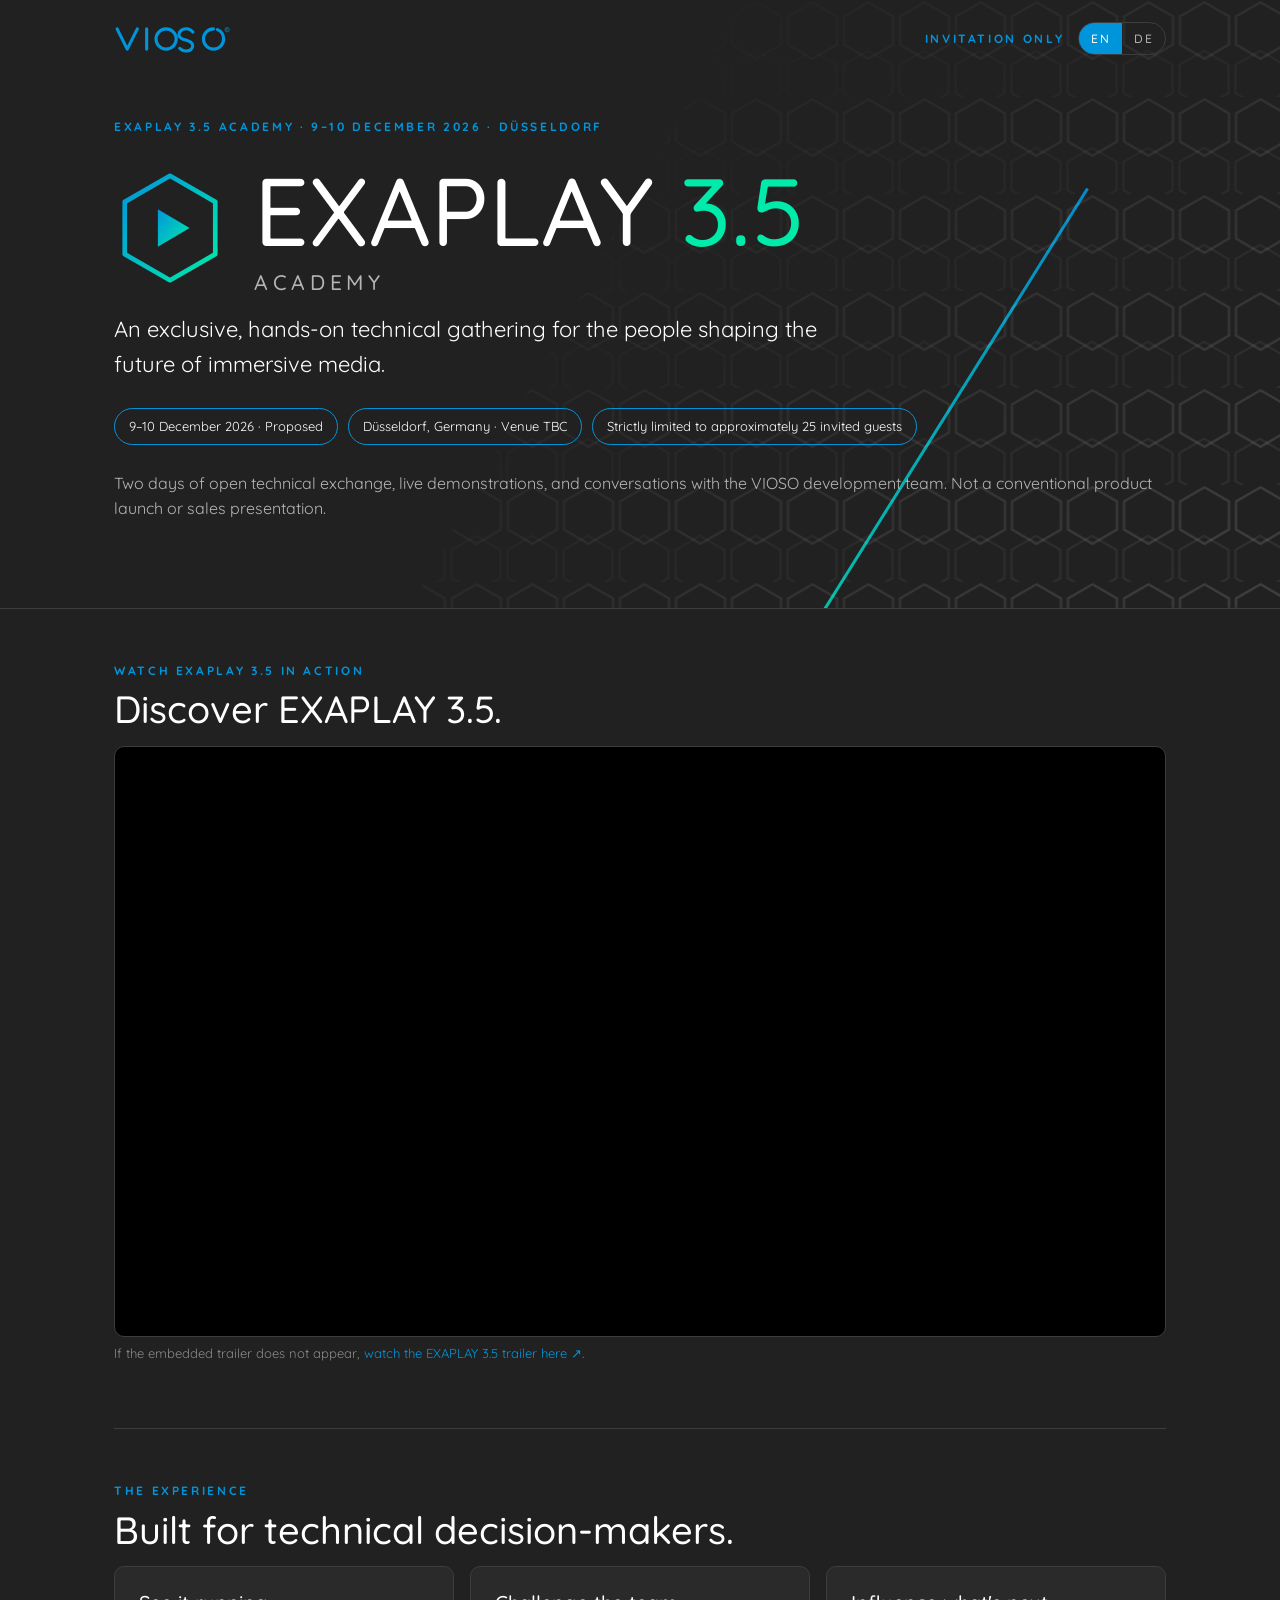
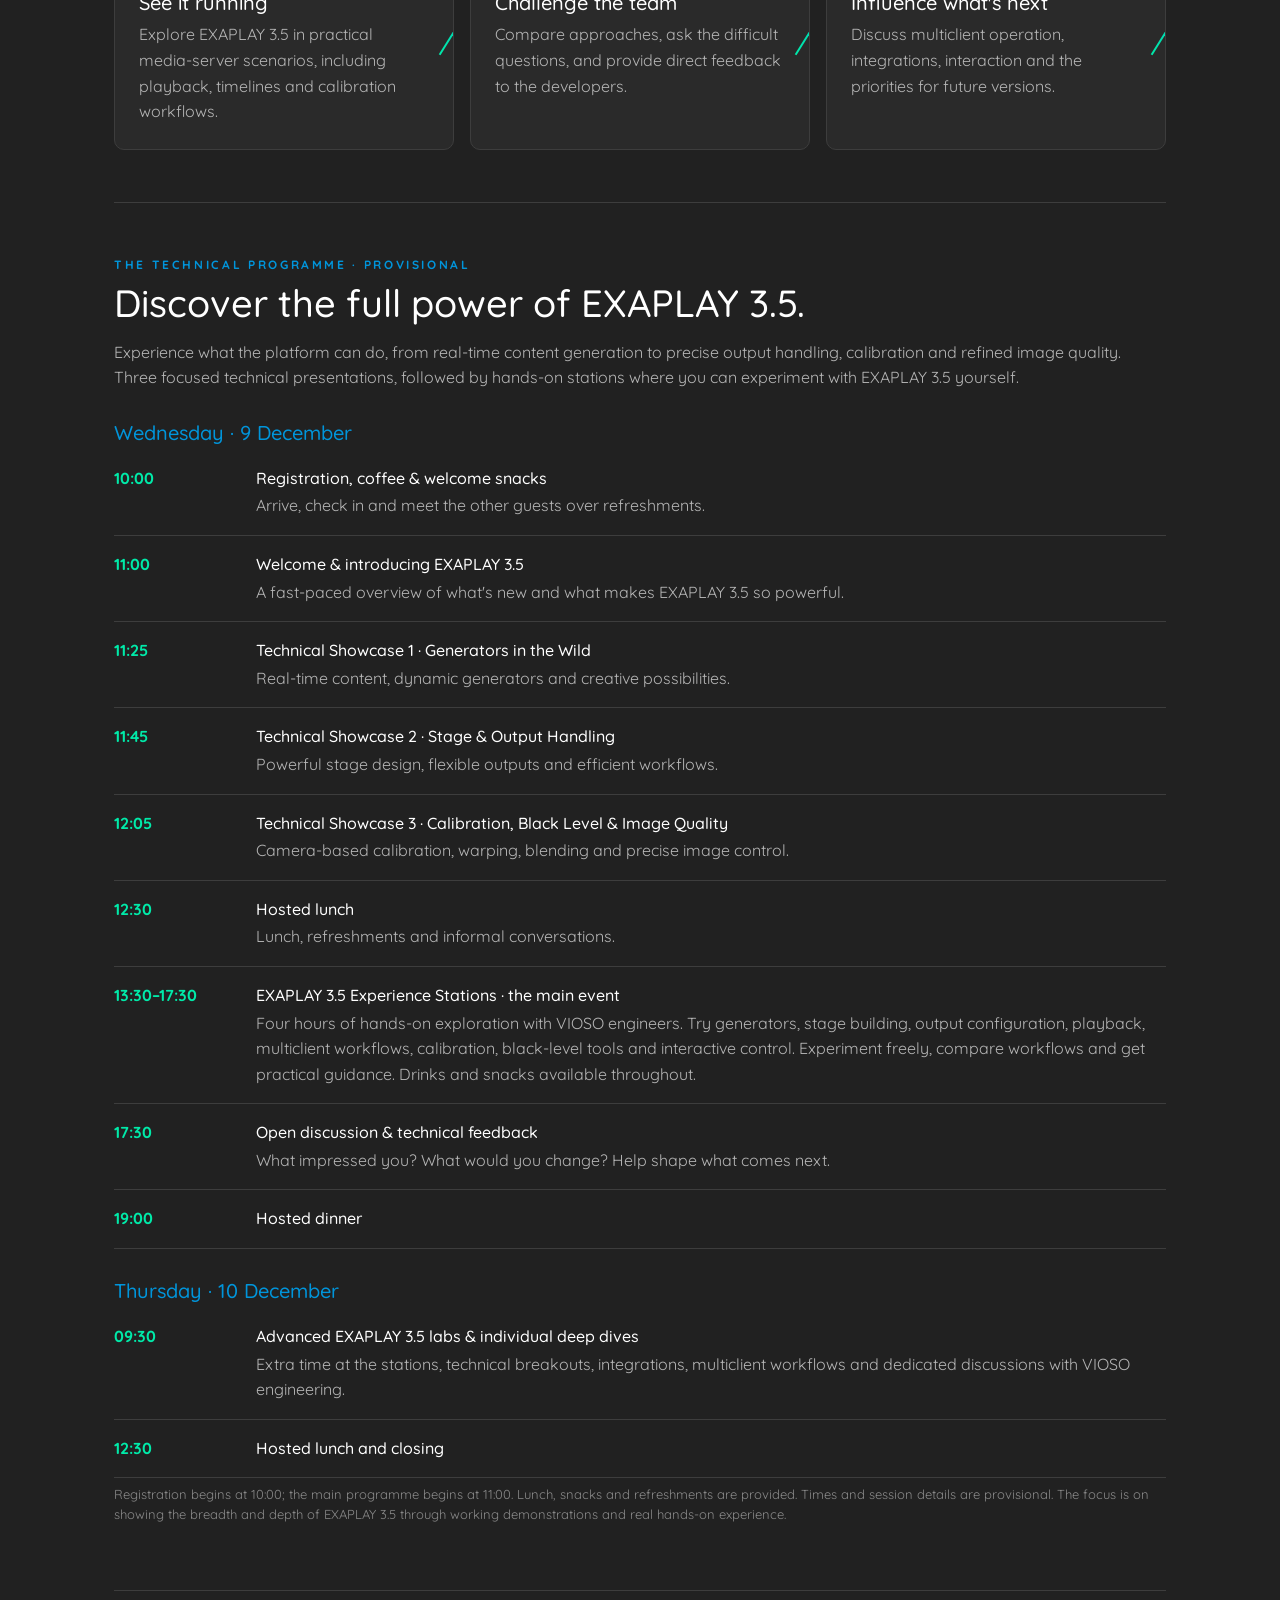
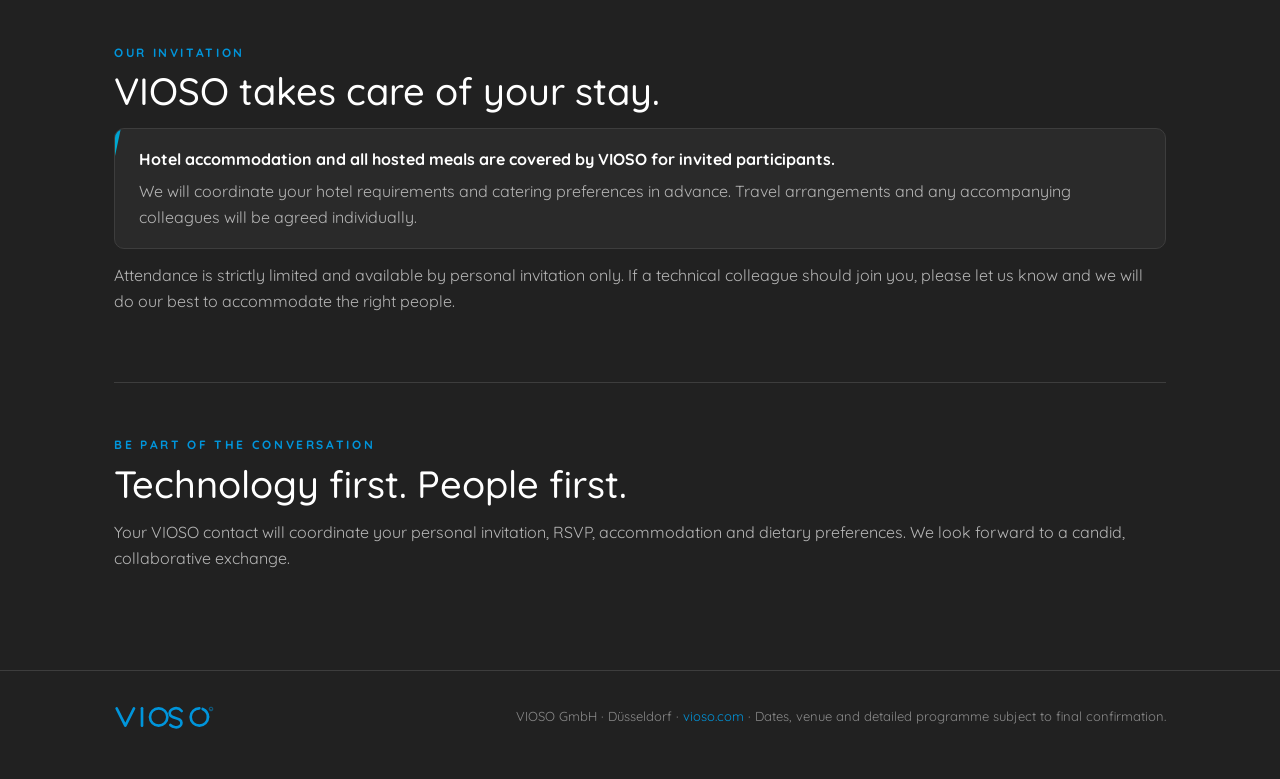
<file: event.html>
<!doctype html><html lang="en" data-lang="en"><head><meta charset="utf-8"><meta name="viewport" content="width=device-width,initial-scale=1"><title>EXAPLAY 3.5 Academy · VIOSO</title>
<meta name="description" content="EXAPLAY 3.5 Academy – an invitation-only, hands-on technical gathering hosted by VIOSO in Düsseldorf, 9–10 December 2026.">
<link rel="icon" type="image/svg+xml" href="/static/favicon.svg">
<link rel="preconnect" href="https://fonts.googleapis.com"><link rel="preconnect" href="https://fonts.gstatic.com" crossorigin>
<link rel="stylesheet" href="https://fonts.googleapis.com/css2?family=Quicksand:wght@400;500;700&display=swap">
<link rel="stylesheet" href="/static/vioso.css">
<style>
.inner{max-width:1100px;margin:auto;padding:0 24px}
.topbar{display:flex;align-items:center;justify-content:space-between;gap:16px;padding:22px 0}
.topbar .vioso-wordmark{font-size:28px}
header{background:var(--vioso-bg);border-bottom:1px solid var(--vioso-line)}
.hero{padding:40px 0 70px}
.product-brand{display:flex;align-items:center;gap:28px;margin:26px 0 10px}
.product-brand img{width:112px;height:112px;flex:none}
h1{font-size:clamp(44px,8vw,96px);line-height:1;margin:0}
h1 small{display:block;font-size:.22em;letter-spacing:.22em;color:var(--vioso-muted);font-weight:500;margin-top:14px}
.lead{font-size:22px;max-width:730px;color:var(--vioso-text);margin:18px 0 0}
.tags{display:flex;gap:10px;flex-wrap:wrap;margin:26px 0}
.tag{border:1px solid var(--vioso-blue);padding:7px 14px;border-radius:30px;font-size:13px;color:var(--vioso-text)}
.section{padding:52px 0;border-bottom:1px solid var(--vioso-line)}
.section:last-of-type{border-bottom:0}
.section h2{margin:8px 0 14px}
.grid{display:grid;grid-template-columns:repeat(3,1fr);gap:16px;margin-top:10px}
.card{padding:24px;position:relative;overflow:hidden}
.card::after{content:"";position:absolute;right:-30px;top:-60px;width:2px;height:160px;background:var(--vioso-gradient);transform:rotate(32deg)}
.card p{margin-bottom:0}
.trailer{position:relative;aspect-ratio:16/9;background:#000;border:1px solid var(--vioso-line);border-radius:var(--radius);overflow:hidden}
.day{margin:30px 0 6px;color:var(--vioso-blue)}
.agenda{display:grid;grid-template-columns:130px 1fr;gap:12px;padding:16px 0;border-bottom:1px solid var(--vioso-line)}
.agenda p{margin:2px 0 0}
.agenda strong{font-weight:500;color:var(--vioso-text)}
.time{color:var(--vioso-green);font-weight:700}
.note{padding:18px 24px;background:var(--vioso-bg-2);border:1px solid var(--vioso-line);border-radius:var(--radius);position:relative;overflow:hidden;margin:14px 0}
.note::before{content:"";position:absolute;left:-14px;top:-20px;bottom:-20px;width:7px;background:var(--vioso-gradient);transform:rotate(12deg)}
.note p{margin-bottom:0}
footer{padding:34px 0 50px;border-top:1px solid var(--vioso-line);margin-top:30px}
footer .row{display:flex;flex-wrap:wrap;gap:16px;justify-content:space-between;align-items:center}
footer .vioso-wordmark{font-size:24px}
@media(max-width:750px){.grid{grid-template-columns:1fr}.agenda{grid-template-columns:1fr;gap:2px}}
@media(max-width:600px){.product-brand{align-items:flex-start;gap:15px}.product-brand img{width:64px;height:64px}h1{font-size:48px}}
html[data-lang="en"] [lang="de"]{display:none}html[data-lang="de"] [lang="en"]{display:none}
.langswitch{display:inline-flex;border:1px solid var(--vioso-line);border-radius:30px;overflow:hidden}
.langswitch button{border:0;border-radius:0;padding:6px 12px;font-size:12px;letter-spacing:.12em;color:var(--vioso-muted);background:transparent}
.langswitch button[aria-pressed="true"]{background:var(--vioso-blue);color:#fff}
.topright{display:flex;align-items:center;gap:14px}
</style></head><body>
<header class="ray hex"><div class="inner"><div class="topbar"><a class="vioso-wordmark" href="https://www.vioso.com/" target="_blank" rel="noopener noreferrer" aria-label="VIOSO website"><svg viewBox="0 0 300 72" aria-hidden="true"><g fill="none" stroke="currentColor" stroke-width="8" stroke-linecap="round" stroke-linejoin="round"><path d="M8 10 34 62 60 10"/><path d="M84 10v52"/><circle cx="134" cy="36" r="26"/><path d="M203 18c-6-7-16-10-25-7-9 3-13 11-10 18 4 9 20 9 29 15 7 5 7 14 1 19-7 6-21 5-29-3"/><path d="M256 10a26 26 0 1 0 26 26"/><path d="M266 12a26 26 0 0 1 16 24"/></g><circle cx="291" cy="12" r="5.5" fill="none" stroke="currentColor" stroke-width="1.6"/><text x="291" y="14.6" font-family="Arial,sans-serif" font-size="7" text-anchor="middle" fill="currentColor">R</text></svg></a><div class="topright"><span class="eyebrow"><span lang="en">Invitation only</span><span lang="de">Nur auf Einladung</span></span><div class="langswitch" role="group" aria-label="Language"><button type="button" data-lang="en" onclick="setLang('en')">EN</button><button type="button" data-lang="de" onclick="setLang('de')">DE</button></div></div></div>
<div class="hero"><div class="eyebrow"><span lang="en">EXAPLAY 3.5 Academy · 9–10 December 2026 · Düsseldorf</span><span lang="de">EXAPLAY 3.5 Academy · 9.–10. Dezember 2026 · Düsseldorf</span></div><div class="product-brand"><img src="/static/exaplay-icon.svg" alt="EXAPLAY 3.5"><h1>EXAPLAY <span class="green">3.5</span><small>ACADEMY</small></h1></div><p class="lead"><span lang="en">An exclusive, hands-on technical gathering for the people shaping the future of immersive media.</span><span lang="de">Ein exklusives, technisches Hands-on-Treffen für die Menschen, die die Zukunft immersiver Medien gestalten.</span></p><div class="tags"><span class="tag"><span lang="en">9–10 December 2026 · Proposed</span><span lang="de">9.–10. Dezember 2026 · vorläufig</span></span><span class="tag"><span lang="en">Düsseldorf, Germany · Venue TBC</span><span lang="de">Düsseldorf · Location folgt</span></span><span class="tag"><span lang="en">Strictly limited to approximately 25 invited guests</span><span lang="de">Streng limitiert auf rund 25 eingeladene Gäste</span></span></div><p><span lang="en">Two days of open technical exchange, live demonstrations, and conversations with the VIOSO development team. Not a conventional product launch or sales presentation.</span><span lang="de">Zwei Tage offener technischer Austausch, Live-Demonstrationen und Gespräche mit dem VIOSO Entwicklungsteam. Kein klassischer Produktlaunch, keine Vertriebspräsentation.</span></p></div></div></header>
<main class="inner"><section class="section"><div class="eyebrow"><span lang="en">Watch EXAPLAY 3.5 in action</span><span lang="de">EXAPLAY 3.5 in Aktion</span></div><h2><span lang="en">Discover EXAPLAY 3.5.</span><span lang="de">Entdecke EXAPLAY 3.5.</span></h2><div class="trailer"><iframe src="https://videos.cool.vioso.info/exaplay35/" title="EXAPLAY 3.5 trailer" loading="lazy" allow="autoplay;fullscreen;picture-in-picture" allowfullscreen style="width:100%;height:100%;border:0"></iframe></div><p class="foot"><span lang="en">If the embedded trailer does not appear, <a href="https://videos.cool.vioso.info/exaplay35/" target="_blank" rel="noopener noreferrer">watch the EXAPLAY 3.5 trailer here ↗</a>.</span><span lang="de">Falls der Trailer nicht angezeigt wird: <a href="https://videos.cool.vioso.info/exaplay35/" target="_blank" rel="noopener noreferrer">EXAPLAY 3.5 Trailer hier ansehen ↗</a>.</span></p></section><section class="section"><div class="eyebrow"><span lang="en">The experience</span><span lang="de">Das Erlebnis</span></div><h2><span lang="en">Built for technical decision-makers.</span><span lang="de">Gemacht für technische Entscheider.</span></h2><div class="grid"><div class="card"><h3><span lang="en">See it running</span><span lang="de">Live erleben</span></h3><p><span lang="en">Explore EXAPLAY 3.5 in practical media-server scenarios, including playback, timelines and calibration workflows.</span><span lang="de">EXAPLAY 3.5 in realen Medienserver-Szenarien: Playback, Timelines und Kalibrier-Workflows.</span></p></div><div class="card"><h3><span lang="en">Challenge the team</span><span lang="de">Das Team herausfordern</span></h3><p><span lang="en">Compare approaches, ask the difficult questions, and provide direct feedback to the developers.</span><span lang="de">Ansätze vergleichen, die schwierigen Fragen stellen und den Entwicklern direktes Feedback geben.</span></p></div><div class="card"><h3><span lang="en">Influence what's next</span><span lang="de">Die Zukunft mitgestalten</span></h3><p><span lang="en">Discuss multiclient operation, integrations, interaction and the priorities for future versions.</span><span lang="de">Multiclient-Betrieb, Integrationen, Interaktion und die Prioritäten kommender Versionen diskutieren.</span></p></div></div></section><section class="section"><div class="eyebrow"><span lang="en">The technical programme · provisional</span><span lang="de">Das technische Programm · vorläufig</span></div><h2><span lang="en">Discover the full power of EXAPLAY 3.5.</span><span lang="de">Die ganze Kraft von EXAPLAY 3.5.</span></h2><p><span lang="en">Experience what the platform can do, from real-time content generation to precise output handling, calibration and refined image quality. Three focused technical presentations, followed by hands-on stations where you can experiment with EXAPLAY 3.5 yourself.</span><span lang="de">Erlebe, was die Plattform kann: von Echtzeit-Content über präzises Output-Handling bis zu Kalibrierung und Bildqualität. Drei fokussierte technische Präsentationen, danach Hands-on-Stationen, an denen Du selbst mit EXAPLAY 3.5 experimentierst.</span></p><h3 class="day"><span lang="en">Wednesday · 9 December</span><span lang="de">Mittwoch · 9. Dezember</span></h3>
<div class="agenda"><div class="time">10:00</div><div><strong><span lang="en">Registration, coffee &amp; welcome snacks</span><span lang="de">Registrierung, Kaffee &amp; Snacks</span></strong><p><span lang="en">Arrive, check in and meet the other guests over refreshments.</span><span lang="de">Ankommen, einchecken und die anderen Gäste bei einem Kaffee kennenlernen.</span></p></div></div>
<div class="agenda"><div class="time">11:00</div><div><strong><span lang="en">Welcome &amp; introducing EXAPLAY 3.5</span><span lang="de">Begrüßung &amp; Einführung in EXAPLAY 3.5</span></strong><p><span lang="en">A fast-paced overview of what's new and what makes EXAPLAY 3.5 so powerful.</span><span lang="de">Ein kompakter Überblick über alles Neue und darüber, was EXAPLAY 3.5 so stark macht.</span></p></div></div>
<div class="agenda"><div class="time">11:25</div><div><strong><span lang="en">Technical Showcase 1 · Generators in the Wild</span><span lang="de">Technical Showcase 1 · Generators in the Wild</span></strong><p><span lang="en">Real-time content, dynamic generators and creative possibilities.</span><span lang="de">Echtzeit-Content, dynamische Generatoren und kreative Möglichkeiten.</span></p></div></div>
<div class="agenda"><div class="time">11:45</div><div><strong>Technical Showcase 2 · Stage &amp; Output Handling</strong><p><span lang="en">Powerful stage design, flexible outputs and efficient workflows.</span><span lang="de">Leistungsfähiges Stage-Design, flexible Outputs und effiziente Workflows.</span></p></div></div>
<div class="agenda"><div class="time">12:05</div><div><strong>Technical Showcase 3 · Calibration, Black Level &amp; Image Quality</strong><p><span lang="en">Camera-based calibration, warping, blending and precise image control.</span><span lang="de">Kamerabasierte Kalibrierung, Warping, Blending und präzise Bildkontrolle.</span></p></div></div>
<div class="agenda"><div class="time">12:30</div><div><strong><span lang="en">Hosted lunch</span><span lang="de">Gemeinsames Mittagessen</span></strong><p><span lang="en">Lunch, refreshments and informal conversations.</span><span lang="de">Mittagessen, Getränke und informelle Gespräche.</span></p></div></div>
<div class="agenda"><div class="time">13:30–17:30</div><div><strong><span lang="en">EXAPLAY 3.5 Experience Stations · the main event</span><span lang="de">EXAPLAY 3.5 Experience Stations · das Herzstück</span></strong><p><span lang="en">Four hours of hands-on exploration with VIOSO engineers. Try generators, stage building, output configuration, playback, multiclient workflows, calibration, black-level tools and interactive control. Experiment freely, compare workflows and get practical guidance. Drinks and snacks available throughout.</span><span lang="de">Vier Stunden Hands-on mit den VIOSO Entwicklern. Generatoren, Stage-Aufbau, Output-Konfiguration, Playback, Multiclient-Workflows, Kalibrierung, Black-Level-Tools und interaktive Steuerung selbst ausprobieren. Frei experimentieren, Workflows vergleichen, praktische Tipps holen. Getränke und Snacks stehen durchgehend bereit.</span></p></div></div>
<div class="agenda"><div class="time">17:30</div><div><strong><span lang="en">Open discussion &amp; technical feedback</span><span lang="de">Offene Diskussion &amp; technisches Feedback</span></strong><p><span lang="en">What impressed you? What would you change? Help shape what comes next.</span><span lang="de">Was hat überzeugt? Was würdest Du ändern? Hilf mit, das Nächste zu formen.</span></p></div></div>
<div class="agenda"><div class="time">19:00</div><div><strong><span lang="en">Hosted dinner</span><span lang="de">Gemeinsames Abendessen</span></strong></div></div><h3 class="day"><span lang="en">Thursday · 10 December</span><span lang="de">Donnerstag · 10. Dezember</span></h3><div class="agenda"><div class="time">09:30</div><div><strong><span lang="en">Advanced EXAPLAY 3.5 labs &amp; individual deep dives</span><span lang="de">Advanced EXAPLAY 3.5 Labs &amp; individuelle Deep Dives</span></strong><p><span lang="en">Extra time at the stations, technical breakouts, integrations, multiclient workflows and dedicated discussions with VIOSO engineering.</span><span lang="de">Mehr Zeit an den Stationen, technische Breakouts, Integrationen, Multiclient-Workflows und gezielte Gespräche mit der VIOSO Entwicklung.</span></p></div></div><div class="agenda"><div class="time">12:30</div><div><strong><span lang="en">Hosted lunch and closing</span><span lang="de">Gemeinsames Mittagessen und Abschluss</span></strong></div></div><p class="foot"><span lang="en">Registration begins at 10:00; the main programme begins at 11:00. Lunch, snacks and refreshments are provided. Times and session details are provisional. The focus is on showing the breadth and depth of EXAPLAY 3.5 through working demonstrations and real hands-on experience.</span><span lang="de">Registrierung ab 10:00 Uhr, Programmstart um 11:00 Uhr. Mittagessen, Snacks und Getränke sind inklusive. Zeiten und Inhalte sind vorläufig. Im Mittelpunkt steht, die Breite und Tiefe von EXAPLAY 3.5 in echten Demos und echtem Hands-on zu zeigen.</span></p></section><section class="section"><div class="eyebrow"><span lang="en">Our invitation</span><span lang="de">Unsere Einladung</span></div><h2><span lang="en">VIOSO takes care of your stay.</span><span lang="de">VIOSO kümmert sich um Deinen Aufenthalt.</span></h2><div class="note"><strong><span lang="en">Hotel accommodation and all hosted meals are covered by VIOSO for invited participants.</span><span lang="de">Hotel und alle gemeinsamen Mahlzeiten übernimmt VIOSO für eingeladene Teilnehmer.</span></strong><p><span lang="en">We will coordinate your hotel requirements and catering preferences in advance. Travel arrangements and any accompanying colleagues will be agreed individually.</span><span lang="de">Hotelwünsche und Essensvorlieben stimmen wir vorab mit Dir ab. Anreise und begleitende Kollegen klären wir individuell.</span></p></div><p><span lang="en">Attendance is strictly limited and available by personal invitation only. If a technical colleague should join you, please let us know and we will do our best to accommodate the right people.</span><span lang="de">Die Teilnahme ist streng limitiert und nur auf persönliche Einladung möglich. Wenn ein technischer Kollege Dich begleiten sollte, sag uns Bescheid. Wir tun unser Bestes, die richtigen Leute an einen Tisch zu bringen.</span></p></section><section class="section"><div class="eyebrow"><span lang="en">Be part of the conversation</span><span lang="de">Sei Teil des Gesprächs</span></div><h2><span lang="en">Technology first. People first.</span><span lang="de">Technologie zuerst. Menschen zuerst.</span></h2><p><span lang="en">Your VIOSO contact will coordinate your personal invitation, RSVP, accommodation and dietary preferences. We look forward to a candid, collaborative exchange.</span><span lang="de">Dein VIOSO Kontakt kümmert sich um Deine persönliche Einladung, Rückmeldung, Übernachtung und Essenswünsche. Wir freuen uns auf einen offenen, gemeinsamen Austausch.</span></p></section></main>
<footer><div class="inner row"><a class="vioso-wordmark" href="https://www.vioso.com/" target="_blank" rel="noopener noreferrer" aria-label="VIOSO website"><svg viewBox="0 0 300 72" aria-hidden="true"><g fill="none" stroke="currentColor" stroke-width="8" stroke-linecap="round" stroke-linejoin="round"><path d="M8 10 34 62 60 10"/><path d="M84 10v52"/><circle cx="134" cy="36" r="26"/><path d="M203 18c-6-7-16-10-25-7-9 3-13 11-10 18 4 9 20 9 29 15 7 5 7 14 1 19-7 6-21 5-29-3"/><path d="M256 10a26 26 0 1 0 26 26"/><path d="M266 12a26 26 0 0 1 16 24"/></g><circle cx="291" cy="12" r="5.5" fill="none" stroke="currentColor" stroke-width="1.6"/><text x="291" y="14.6" font-family="Arial,sans-serif" font-size="7" text-anchor="middle" fill="currentColor">R</text></svg></a><span class="foot">VIOSO GmbH · Düsseldorf · <a href="https://www.vioso.com/" target="_blank" rel="noopener noreferrer">vioso.com</a> · <span lang="en">Dates, venue and detailed programme subject to final confirmation.</span><span lang="de">Termine, Ort und Detailprogramm vorbehaltlich finaler Bestätigung.</span></span></div></footer>
<script>
function setLang(l){l=l==='de'?'de':'en';document.documentElement.lang=l;document.documentElement.dataset.lang=l;document.querySelectorAll('.langswitch button').forEach(b=>b.setAttribute('aria-pressed',String(b.dataset.lang===l)));try{localStorage.setItem('exaplay.lang',l)}catch(e){}const u=new URL(location);if(u.searchParams.get('lang')!==l){u.searchParams.set('lang',l);history.replaceState(null,'',u)}}
(function(){const q=new URLSearchParams(location.search).get('lang');let saved=null;try{saved=localStorage.getItem('exaplay.lang')}catch(e){}setLang(q||saved||((navigator.language||'').toLowerCase().startsWith('de')?'de':'en'));})();
</script></body></html>
</file>
<file: static/vioso.css>
/* VIOSO corporate design tokens – based on VIOSO Styleguide 22.2 */
:root{
  --vioso-blue:#0095db;
  --vioso-green:#00eaa9;
  --vioso-bg:#212121;
  --vioso-bg-2:#2a2a2a;
  --vioso-bg-3:#333333;
  --vioso-line:#3d3d3d;
  --vioso-text:#ffffff;
  --vioso-muted:#b5b5b5;
  --vioso-dim:#8a8a8a;
  --vioso-gradient:linear-gradient(135deg,var(--vioso-blue),var(--vioso-green));
  --radius:10px;
  --font:"Quicksand","Segoe UI",Arial,sans-serif;
}
*{box-sizing:border-box}
html{-webkit-text-size-adjust:100%}
body{margin:0;background:var(--vioso-bg);color:var(--vioso-text);font:400 16px/1.6 var(--font)}
h1,h2,h3,h4{font-weight:500;color:var(--vioso-text);margin:0 0 .4em;line-height:1.15}
h1{font-size:clamp(34px,5vw,60px)}
h2{font-size:clamp(26px,3.4vw,38px)}
h3{font-size:20px}
p{color:var(--vioso-muted);margin:.4em 0 1em}
a{color:var(--vioso-blue);text-decoration:none}
a:hover{color:var(--vioso-green)}
strong{font-weight:700}
.blue{color:var(--vioso-blue)}
.green{color:var(--vioso-green)}
.eyebrow{font-size:12px;letter-spacing:.22em;text-transform:uppercase;color:var(--vioso-blue);font-weight:700}
/* Wordmark: VIOSO always set in capital letters, horizontal only */
.vioso-wordmark{display:inline-flex;align-items:center;gap:.3em;font-family:var(--font);font-weight:500;letter-spacing:.06em;color:var(--vioso-blue);text-decoration:none;line-height:1}
.vioso-wordmark svg{height:1em;width:auto;display:block}
.vioso-wordmark span{color:var(--vioso-muted);font-weight:400;letter-spacing:.02em;font-size:.72em}
/* Oblique line – a ray of light, always diagonal */
.ray{position:relative;overflow:hidden}
.ray::before{content:"";position:absolute;inset:22% auto -40% 70%;width:3px;background:var(--vioso-gradient);transform:rotate(32deg);transform-origin:center;opacity:.9;pointer-events:none}
/* Hexagon pattern – derived from the software icon shape */
.hex{position:relative}
.hex::after{content:"";position:absolute;inset:0;pointer-events:none;background-image:url("data:image/svg+xml;utf8,<svg xmlns='http://www.w3.org/2000/svg' width='56' height='97' viewBox='0 0 56 97'><g fill='none' stroke='%23ffffff' stroke-opacity='.07' stroke-width='2.4'><path d='M28 2.3 52.5 16.4v28.2L28 58.8 3.5 44.6V16.4z'/><path d='M28 50.8 52.5 64.9v28.2L28 107.3 3.5 93.1V64.9z'/><path d='M-27 50.8-2.5 64.9v28.2L-27 107.3-51.5 93.1V64.9z' transform='translate(56 -48.5)'/></g></svg>");background-size:56px 97px;clip-path:polygon(58% 0,100% 0,100% 100%,32% 100%);-webkit-mask-image:linear-gradient(135deg,transparent 35%,#000 100%);mask-image:linear-gradient(135deg,transparent 35%,#000 100%)}
.hex>*{position:relative;z-index:1}
/* Controls */
button,input,textarea,select{font:inherit;font-family:var(--font)}
button{cursor:pointer;border:1px solid var(--vioso-blue);background:transparent;color:var(--vioso-text);padding:9px 14px;border-radius:var(--radius);font-weight:500;transition:background .15s,color .15s,border-color .15s}
button:hover{background:var(--vioso-blue);color:#fff}
button:focus-visible,input:focus-visible,select:focus-visible,textarea:focus-visible{outline:2px solid var(--vioso-green);outline-offset:1px}
.accent{background:var(--vioso-blue);border-color:var(--vioso-blue);color:#fff}
.accent:hover{background:var(--vioso-green);border-color:var(--vioso-green);color:var(--vioso-bg)}
.ghost{border-color:var(--vioso-line);color:var(--vioso-muted)}
.ghost:hover{border-color:var(--vioso-blue);background:transparent;color:#fff}
.danger{border-color:#8a3a46;color:#ff9aa6}
.danger:hover{background:#a63a4a;border-color:#a63a4a;color:#fff}
input,textarea,select{border:1px solid var(--vioso-line);border-radius:8px;background:var(--vioso-bg);color:var(--vioso-text);padding:9px 11px;width:100%}
input::placeholder,textarea::placeholder{color:var(--vioso-dim)}
input[type=checkbox]{width:20px;height:20px;accent-color:var(--vioso-blue)}
.card{background:var(--vioso-bg-2);border:1px solid var(--vioso-line);border-radius:var(--radius)}
.hint{font-size:12px;color:var(--vioso-dim)}
.ok{color:var(--vioso-green)}
.err{color:#ff9aa6}
.foot{font-size:13px;color:var(--vioso-dim)}
@media(max-width:900px){.ray::before{display:none}}
</file>
